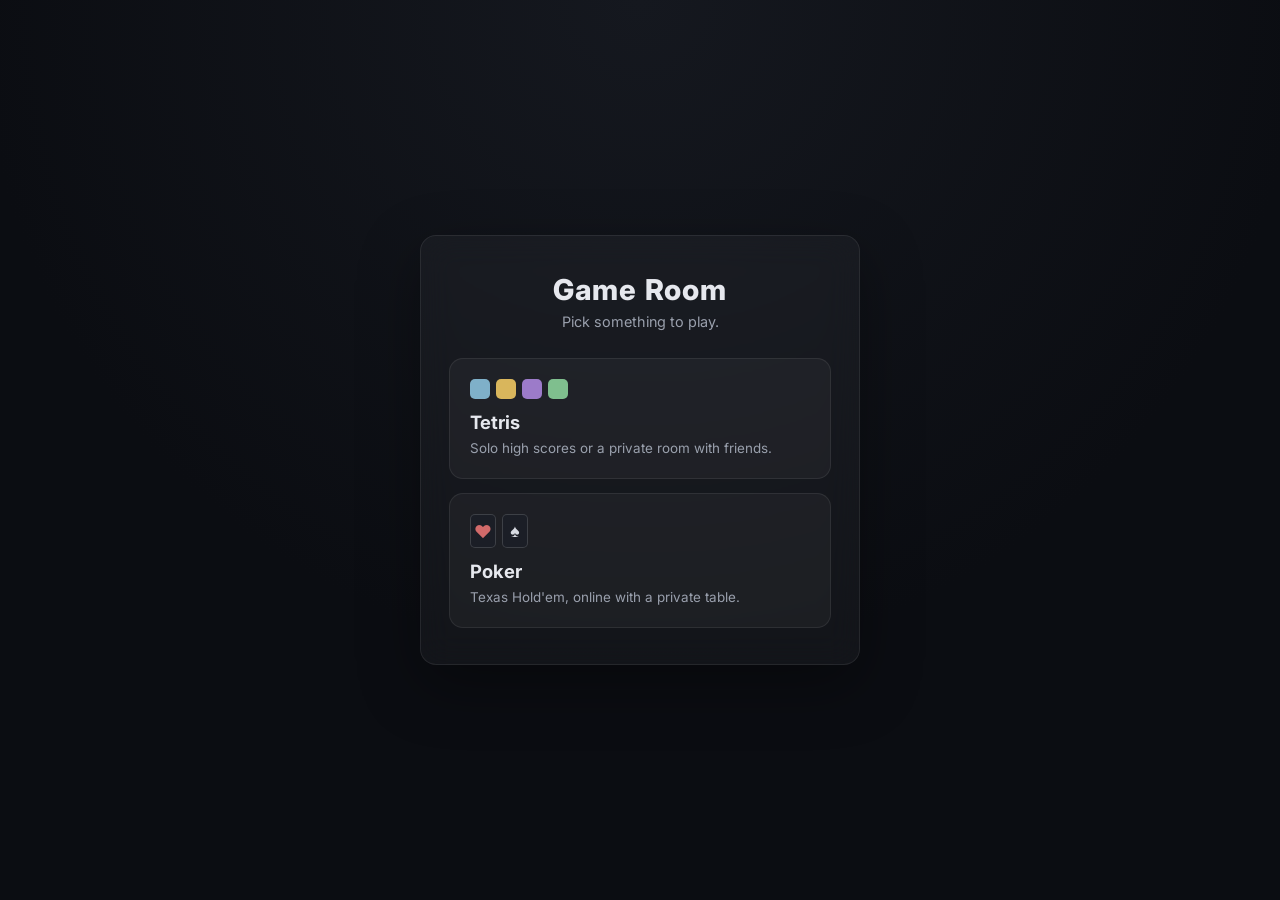
<file: index.html>
<!DOCTYPE html>
<html lang="en">
<head>
<meta charset="UTF-8">
<meta name="viewport" content="width=device-width, initial-scale=1.0, minimum-scale=1.0, maximum-scale=1.0, user-scalable=no, viewport-fit=cover">
<title>Games</title>
<link rel="icon" href="data:image/svg+xml,%3Csvg xmlns='http://www.w3.org/2000/svg' viewBox='0 0 100 100'%3E%3Crect x='10' y='10' width='35' height='35' rx='6' fill='%237FB0C9'/%3E%3Crect x='55' y='10' width='35' height='35' rx='6' fill='%232f7d5f'/%3E%3Crect x='10' y='55' width='35' height='35' rx='6' fill='%239C7BC9'/%3E%3Crect x='55' y='55' width='35' height='35' rx='6' fill='%237FBF8E'/%3E%3C/svg%3E">
<meta name="mobile-web-app-capable" content="yes">
<meta name="apple-mobile-web-app-capable" content="yes">
<meta name="apple-mobile-web-app-status-bar-style" content="black-translucent">
<meta name="apple-mobile-web-app-title" content="Games">
<meta name="theme-color" content="#0b0d12">
<link rel="preconnect" href="https://fonts.googleapis.com">
<link rel="preconnect" href="https://fonts.gstatic.com" crossorigin>
<link href="https://fonts.googleapis.com/css2?family=Inter:wght@400;500;600;700;800&display=swap" rel="stylesheet">
<link rel="stylesheet" href="css/home.css?v=1">
</head>
<body>

<div id="app">
  <div class="picker-card">
    <h1>Game Room</h1>
    <p class="sub">Pick something to play.</p>

    <div class="game-grid">
      <a class="game-tile tetris" href="tetris.html">
        <div class="tile-icon">
          <span style="background:#7FB0C9"></span><span style="background:#D9B65C"></span>
          <span style="background:#9C7BC9"></span><span style="background:#7FBF8E"></span>
        </div>
        <h2>Tetris</h2>
        <p>Solo high scores or a private room with friends.</p>
      </a>

      <a class="game-tile poker" href="poker.html">
        <div class="tile-icon poker-icon">
          <span class="card red">♥</span><span class="card black">♠</span>
        </div>
        <h2>Poker</h2>
        <p>Texas Hold'em, online with a private table.</p>
      </a>
    </div>
  </div>
</div>

</body>
</html>
</file>
<file: css/home.css>
:root {
  --bg: #0b0d12;
  --panel: rgba(255,255,255,0.035);
  --panel-border: rgba(255,255,255,0.08);
  --text: #e6e8ee;
  --text-dim: #9aa0ad;
  --accent: #6fb6a8;
}

* { box-sizing: border-box; }
[hidden] { display: none !important; }

html, body {
  margin: 0;
  background: radial-gradient(circle at 50% 0%, #15181f 0%, var(--bg) 60%);
  color: var(--text);
  font-family: 'Inter', -apple-system, BlinkMacSystemFont, sans-serif;
  min-height: 100vh;
}

#app {
  min-height: 100vh;
  display: flex;
  align-items: center;
  justify-content: center;
  padding: 24px;
}

.picker-card {
  background: var(--panel);
  border: 1px solid var(--panel-border);
  backdrop-filter: blur(16px);
  border-radius: 16px;
  padding: 36px 28px;
  width: 100%;
  max-width: 440px;
  text-align: center;
  box-shadow: 0 20px 60px rgba(0,0,0,0.35);
}

h1 { margin: 0 0 6px; font-size: 1.8rem; font-weight: 800; letter-spacing: 0.04em; }
.sub { color: var(--text-dim); margin: 0 0 28px; font-size: 0.9rem; }

.game-grid { display: flex; flex-direction: column; gap: 14px; }

.game-tile {
  display: block;
  background: rgba(255,255,255,0.04);
  border: 1px solid var(--panel-border);
  border-radius: 14px;
  padding: 20px;
  text-decoration: none;
  color: var(--text);
  text-align: left;
  transition: transform 0.12s ease, background 0.15s ease, border-color 0.15s ease;
}
.game-tile:hover { background: rgba(255,255,255,0.07); }
.game-tile:active { transform: scale(0.98); }
.game-tile.tetris:hover { border-color: rgba(127,176,201,0.5); }
.game-tile.poker:hover { border-color: rgba(111,182,168,0.5); }

.tile-icon { display: flex; gap: 6px; margin-bottom: 12px; }
.tile-icon span { width: 20px; height: 20px; border-radius: 5px; display: inline-block; }
.poker-icon .card {
  width: 26px; height: 34px; border-radius: 5px; background: #1b1e26;
  border: 1px solid rgba(255,255,255,0.15);
  display: flex; align-items: center; justify-content: center;
  font-size: 1.1rem; font-weight: 700;
}
.poker-icon .card.red { color: #d16a6a; }
.poker-icon .card.black { color: #d8dbe2; }

.game-tile h2 { margin: 0 0 6px; font-size: 1.15rem; font-weight: 700; }
.game-tile p { margin: 0; color: var(--text-dim); font-size: 0.84rem; line-height: 1.4; }
</file>
